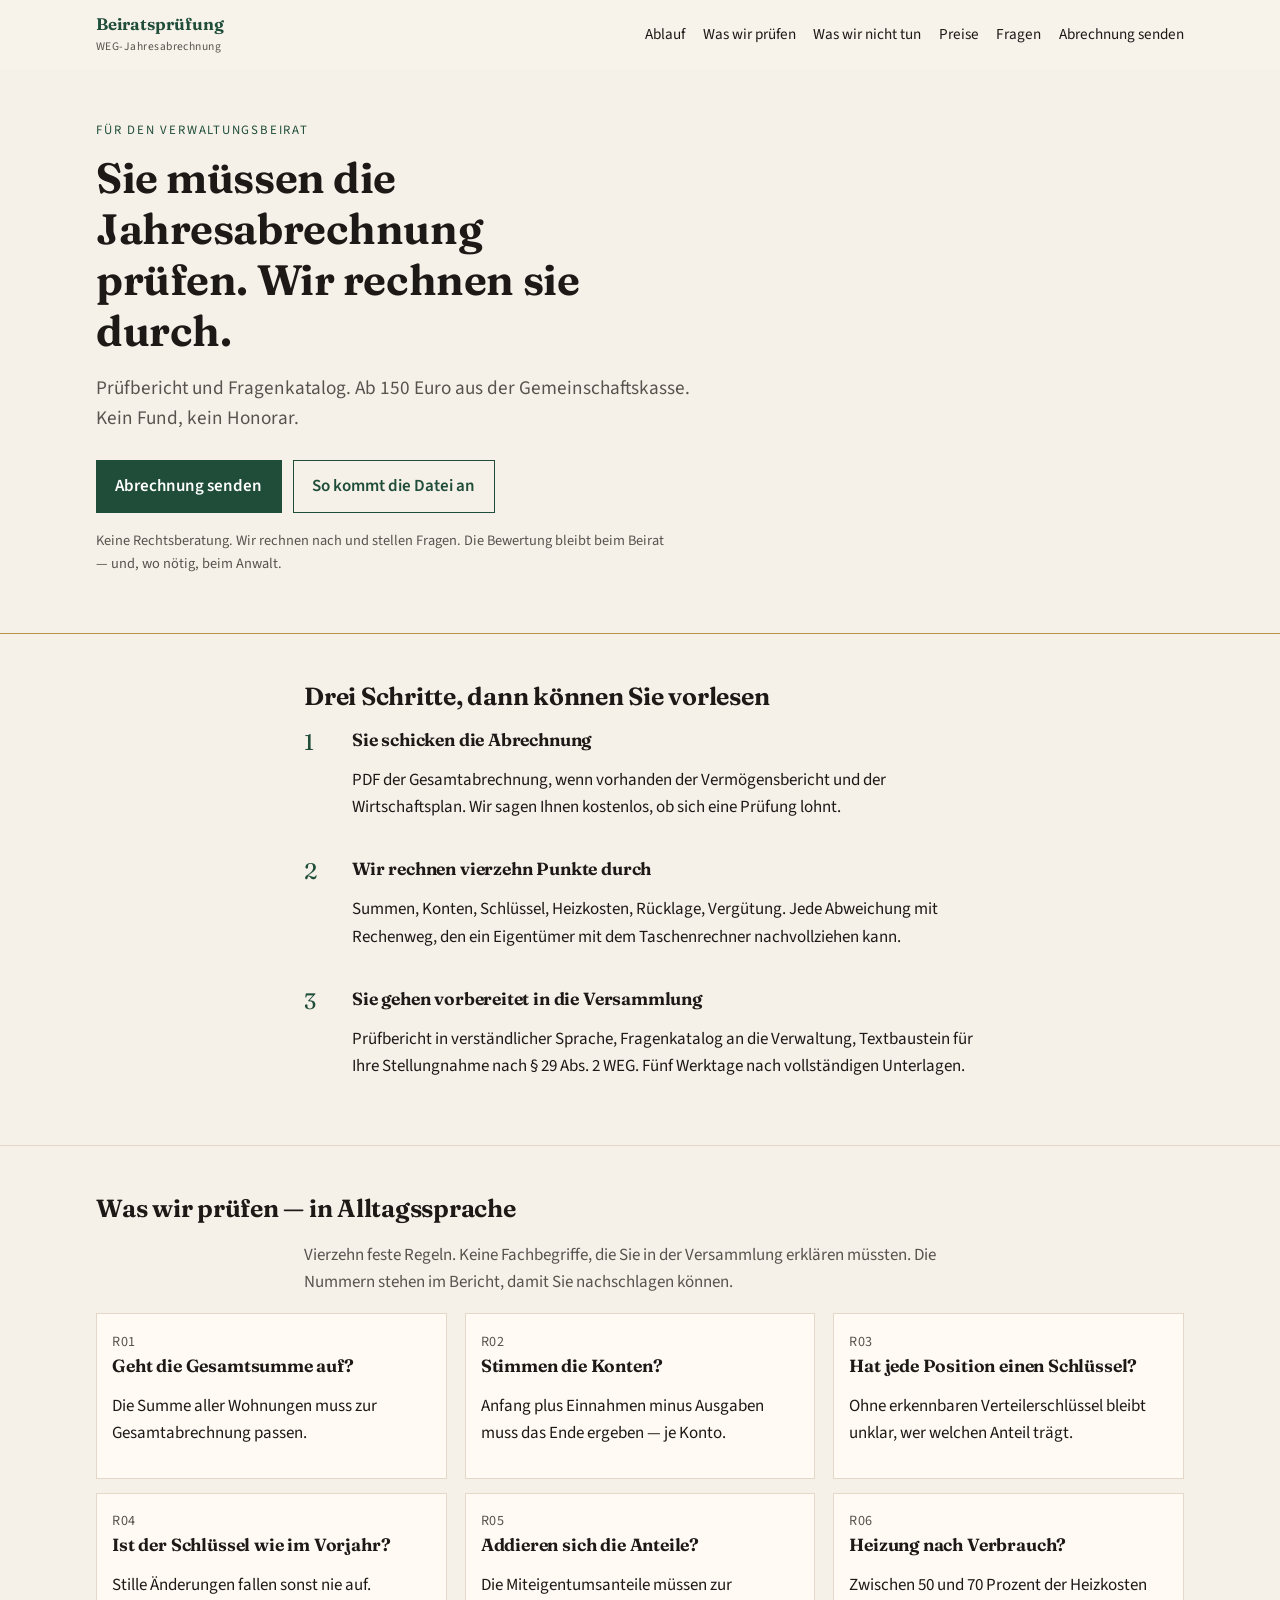
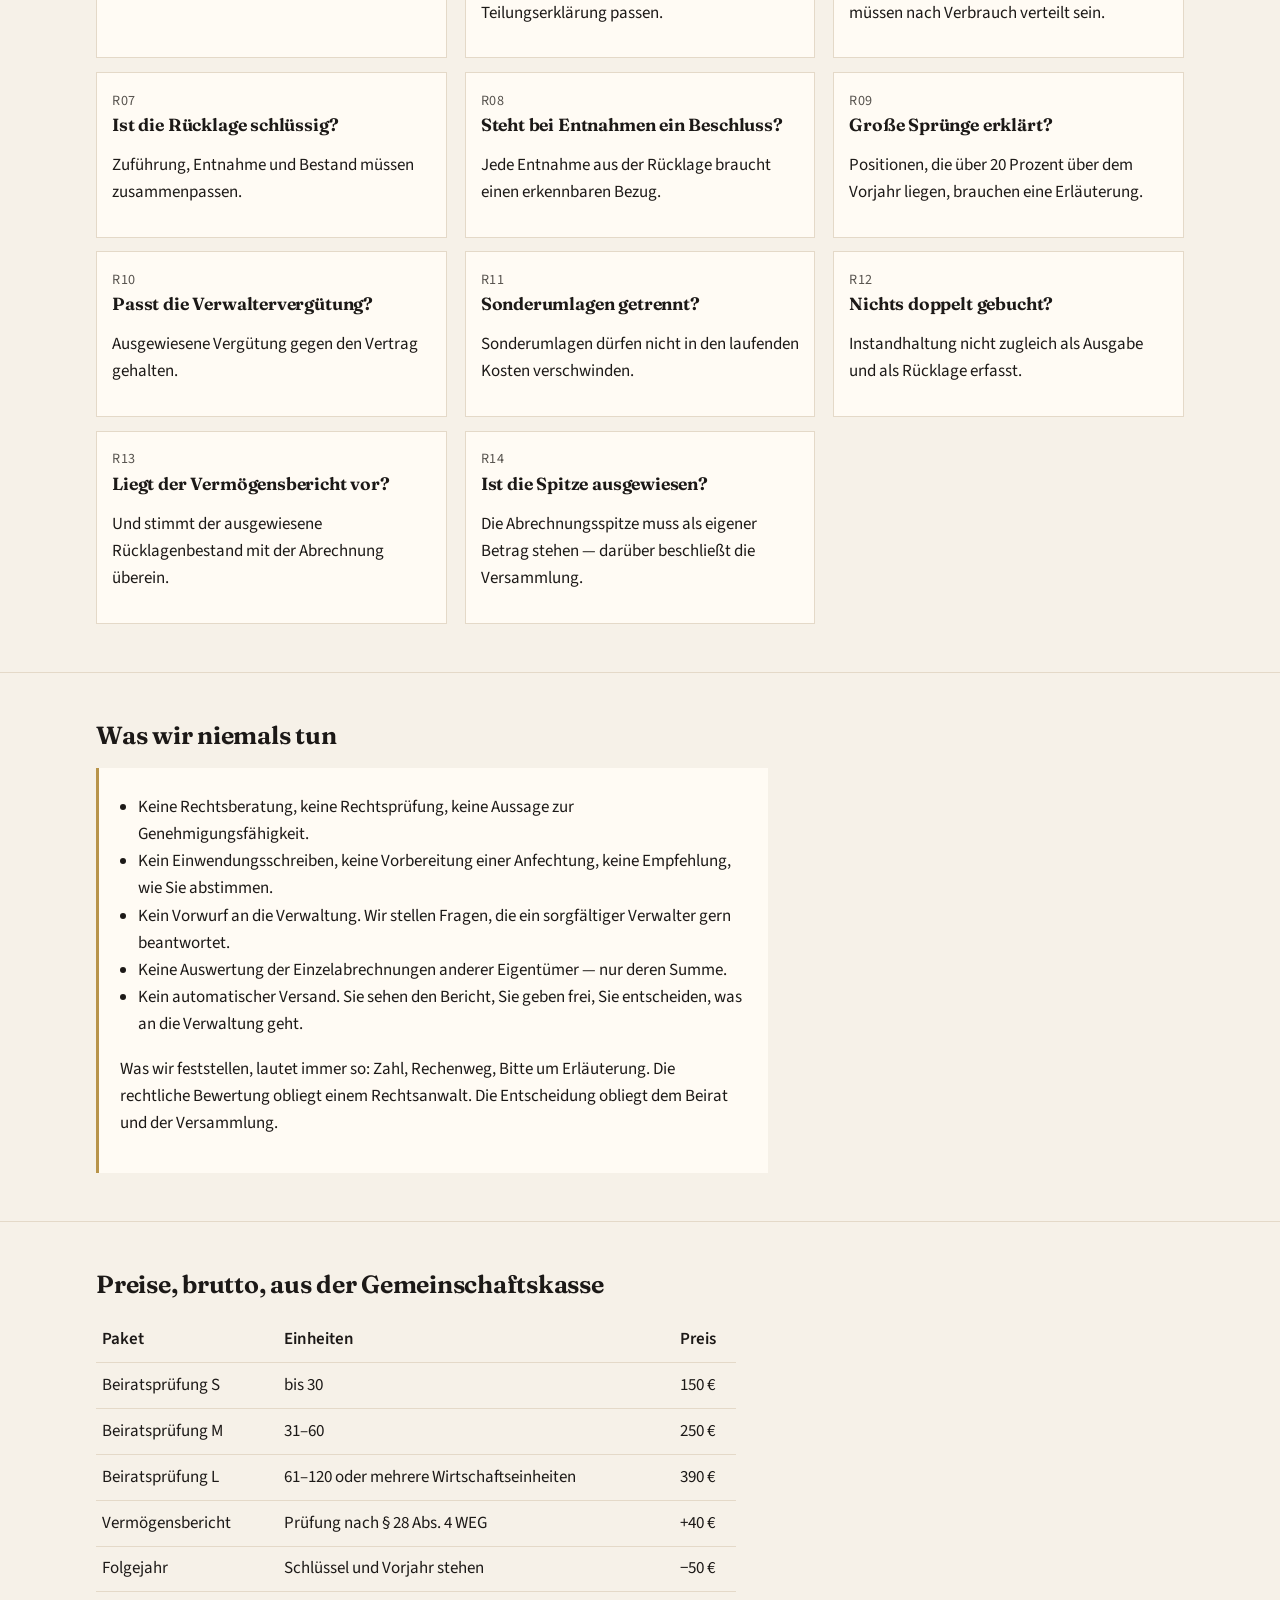
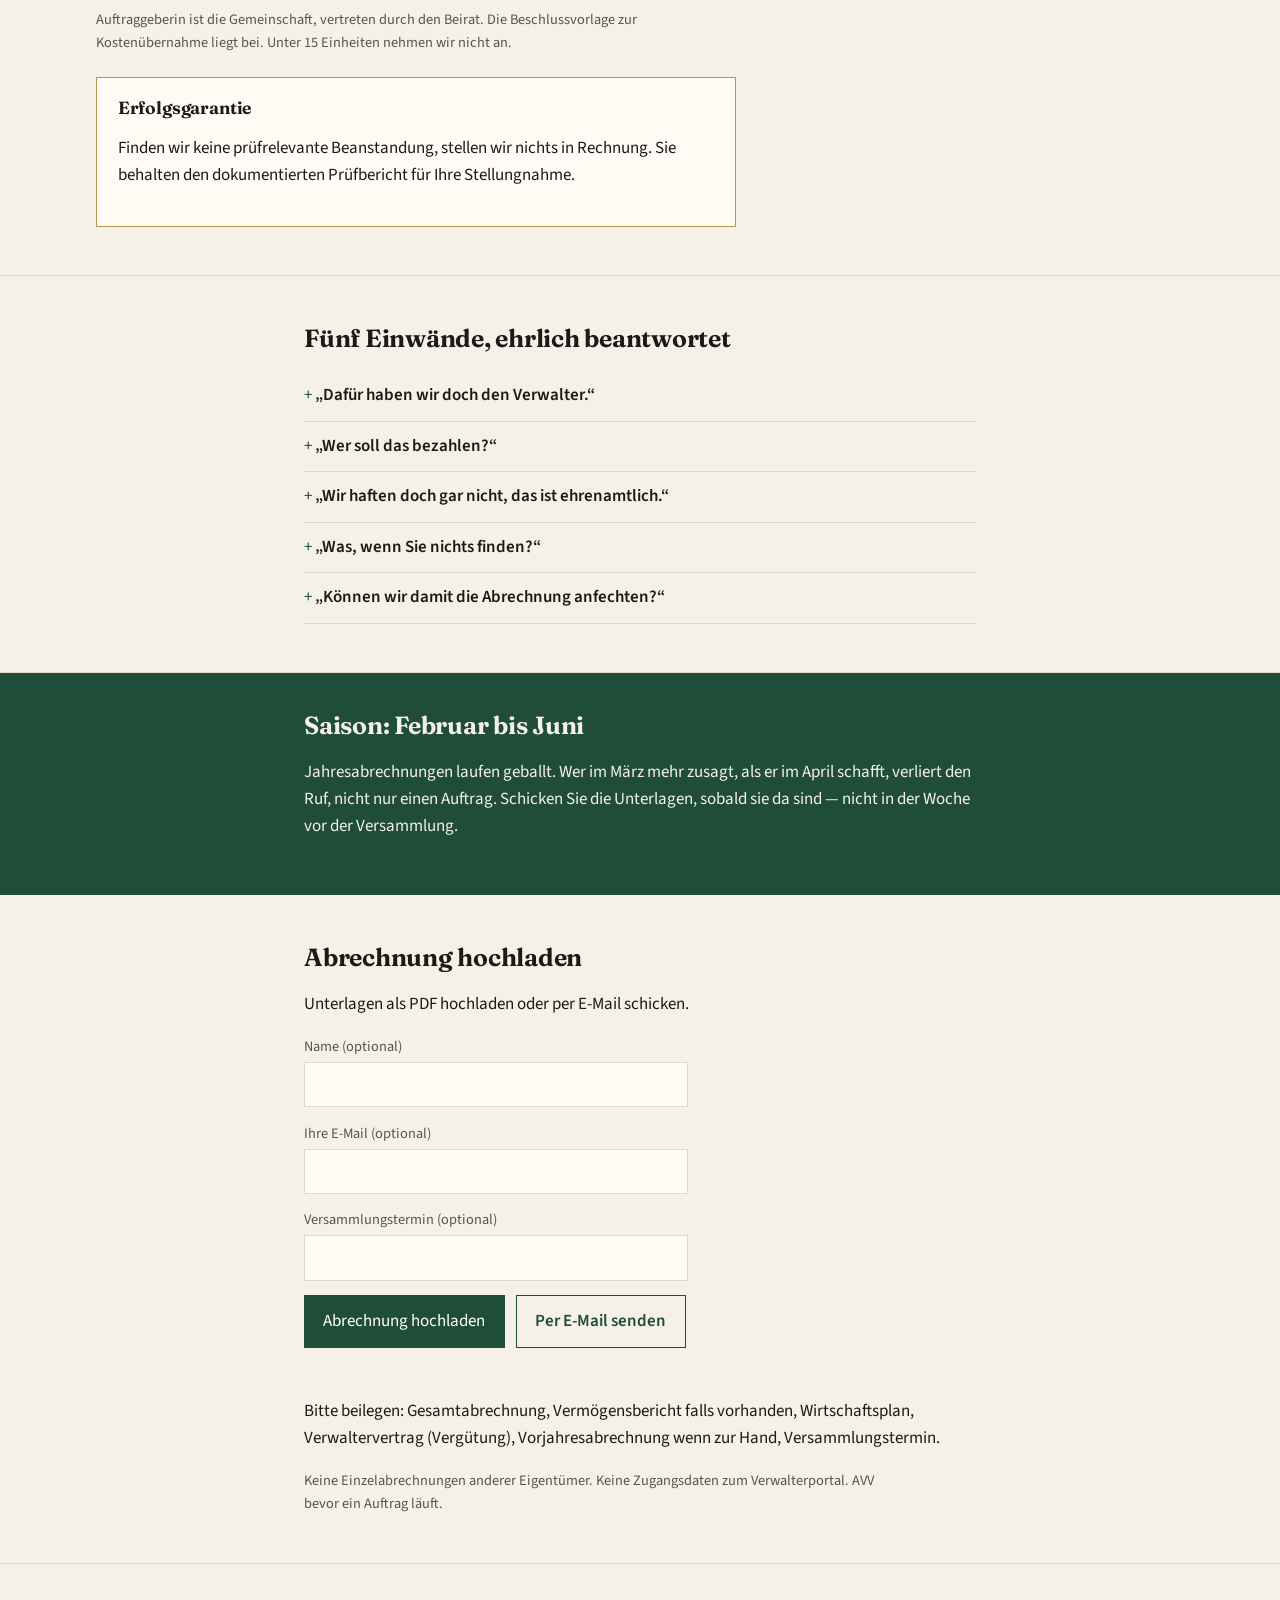
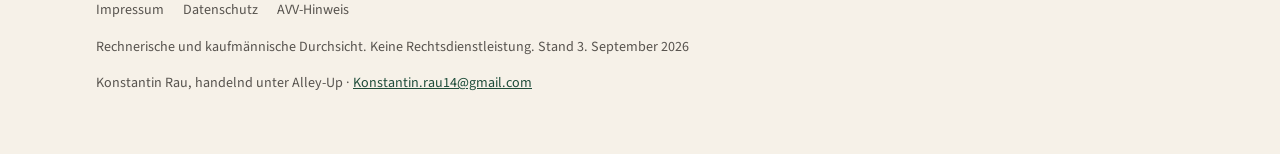
<file: index.html>
<!DOCTYPE html>
<html lang="de">
<head>
  <meta charset="utf-8">
  <meta name="viewport" content="width=device-width, initial-scale=1, viewport-fit=cover">
  <meta name="description" content="Rechnerische Prüfung der WEG-Jahresabrechnung für Verwaltungsbeiräte. Prüfbericht und Fragenkatalog. Ab 150 Euro aus der Gemeinschaftskasse. Kein Fund, kein Honorar.">
  <title>Beiratsprüfung der Jahresabrechnung — wir rechnen sie durch</title>
  <link rel="stylesheet" href="fonts.css">
  <style>
    :root {
      --paper: #F6F1E8;
      --ink: #1C1917;
      --forest: #1F4D3A;
      --forest-hover: #16382A;
      --gold: #B8944A;
      --muted: #57534E;
      --rule: #E4D9C8;
      --card: #FFFBF4;
      --focus: #1F4D3A;
      --max: 42rem;
      --wide: 68rem;
    }
    * { box-sizing: border-box; }
    html { scroll-behavior: smooth; }
    @media (prefers-reduced-motion: reduce) {
      html { scroll-behavior: auto; }
      * { animation: none !important; transition: none !important; }
    }
    body {
      margin: 0;
      background: var(--paper);
      color: var(--ink);
      font-family: "Source Sans 3", "Source Sans Pro", system-ui, sans-serif;
      font-size: 1.0625rem;
      line-height: 1.6;
    }
    h1, h2, h3 {
      font-family: Fraunces, "Source Serif 4", Georgia, serif;
      font-weight: 650;
      line-height: 1.2;
      letter-spacing: -0.01em;
    }
    a { color: var(--forest); }
    a:hover { text-decoration-thickness: 2px; }
    :focus-visible {
      outline: 2px solid var(--focus);
      outline-offset: 3px;
    }
    .skip {
      position: absolute;
      left: .75rem;
      top: -3rem;
      background: var(--forest);
      color: #fff;
      padding: .5rem .9rem;
      z-index: 100;
      text-decoration: none;
    }
    .skip:focus { top: .75rem; }
    html { overflow-x: clip; }
    .wrap {
      width: min(var(--wide), calc(100% - 2.5rem));
      margin-inline: auto;
    }
    .narrow,
    .wrap.narrow {
      width: min(var(--max), calc(100% - 2.5rem));
      margin-inline: auto;
    }
    header.site {
      position: sticky;
      top: 0;
      z-index: 40;
      background: color-mix(in srgb, var(--paper) 92%, white);
      backdrop-filter: blur(8px);
      border-bottom: 1px solid transparent;
    }
    header.site.is-stuck { border-bottom-color: var(--rule); }
    .bar {
      display: flex;
      align-items: center;
      justify-content: space-between;
      gap: 1rem;
      padding: .7rem 0;
    }
    .mark {
      font-family: Fraunces, Georgia, serif;
      font-weight: 650;
      color: var(--forest);
      text-decoration: none;
      font-size: 1.05rem;
    }
    .mark span { display: block; font-family: "Source Sans 3", sans-serif; font-weight: 400; font-size: .72rem; color: var(--muted); letter-spacing: .04em; }
    nav ul {
      display: flex;
      gap: 1.1rem;
      list-style: none;
      margin: 0;
      padding: 0;
      font-size: .95rem;
    }
    nav a { color: var(--ink); text-decoration: none; }
    nav a:hover { color: var(--forest); }
    .nav-toggle {
      display: none;
      background: none;
      border: 1px solid var(--ink);
      color: var(--ink);
      padding: .35rem .65rem;
      font: inherit;
      cursor: pointer;
    }
    .hero {
      padding: 3.2rem 0 3.6rem;
      border-bottom: 1px solid var(--gold);
    }
    .kicker {
      font-size: .8rem;
      letter-spacing: .14em;
      text-transform: uppercase;
      color: var(--forest);
      margin: 0 0 .8rem;
    }
    h1 { font-size: clamp(1.85rem, 4vw, 2.65rem); margin: 0 0 1rem; max-width: 18ch; }
    .lede { font-size: 1.2rem; color: var(--muted); max-width: 38rem; margin: 0 0 1.6rem; }
    .cta-row { display: flex; flex-wrap: wrap; gap: .7rem; align-items: center; }
    .btn {
      display: inline-block;
      background: var(--forest);
      color: #fff;
      text-decoration: none;
      padding: .75rem 1.15rem;
      font-weight: 600;
      border: 1px solid var(--forest);
    }
    .btn:hover { background: var(--forest-hover); }
    .btn.ghost {
      background: transparent;
      color: var(--forest);
    }
    button.btn {
      font: inherit;
      cursor: pointer;
      border: 1px solid var(--forest);
    }
    button.btn:disabled {
      opacity: .7;
      cursor: wait;
    }
    .file-visually-hidden {
      position: absolute;
      width: 1px;
      height: 1px;
      padding: 0;
      margin: -1px;
      overflow: hidden;
      clip: rect(0, 0, 0, 0);
      white-space: nowrap;
      border: 0;
    }
    #uploadform .field { margin: 0 0 .9rem; }
    #uploadform .field label {
      display: block;
      font-size: .9rem;
      color: var(--muted);
      margin-bottom: .25rem;
    }
    #uploadform .field input {
      width: 100%;
      max-width: 24rem;
      padding: .5rem .65rem;
      border: 1px solid var(--rule);
      background: var(--card);
      color: var(--ink);
      font: inherit;
    }
    #uploadform .filenames {
      font-size: .9rem;
      color: var(--muted);
      margin: .6rem 0 0;
    }
    #uploadform .status {
      font-size: .95rem;
      margin: .7rem 0 0;
      min-height: 1.4em;
    }
    .hint { font-size: .9rem; color: var(--muted); margin: 1rem 0 0; max-width: 36rem; }
    section { padding: 3rem 0; border-bottom: 1px solid var(--rule); }
    h2 { font-size: 1.55rem; margin: 0 0 1.1rem; }
    h3 { font-size: 1.1rem; margin: 0 0 .4rem; }
    ol.steps {
      list-style: none;
      padding: 0;
      margin: 0;
      display: grid;
      gap: 1.25rem;
    }
    ol.steps li { display: grid; grid-template-columns: 2.2rem 1fr; gap: .8rem; }
    .num {
      font-family: Fraunces, Georgia, serif;
      color: var(--forest);
      font-size: 1.4rem;
      line-height: 1.2;
    }
    .rules {
      display: grid;
      grid-template-columns: repeat(auto-fill, minmax(16.5rem, 1fr));
      gap: .85rem 1.1rem;
    }
    .rules article {
      background: var(--card);
      border: 1px solid var(--rule);
      padding: .85rem .95rem;
    }
    .rules small { color: var(--muted); letter-spacing: .04em; }
    .never {
      background: var(--card);
      border-left: 3px solid var(--gold);
      padding: 1.2rem 1.3rem;
      max-width: 42rem;
    }
    .never ul { margin: .4rem 0 0; padding-left: 1.15rem; }
    table.prices { width: min(40rem, 100%); border-collapse: collapse; }
    table.prices th, table.prices td {
      text-align: left;
      border-bottom: 1px solid var(--rule);
      padding: .55rem .35rem;
      vertical-align: top;
    }
    table.prices th { font-weight: 600; }
    .guarantee {
      border: 1px solid var(--gold);
      padding: 1.2rem 1.3rem;
      max-width: 40rem;
      background: var(--card);
    }
    details {
      border-bottom: 1px solid var(--rule);
      padding: .7rem 0;
    }
    summary {
      cursor: pointer;
      font-weight: 600;
      list-style: none;
    }
    summary::-webkit-details-marker { display: none; }
    summary::before { content: "+ "; color: var(--forest); font-weight: 400; }
    details[open] summary::before { content: "– "; }
    .season {
      background: var(--forest);
      color: #F6F1E8;
      padding: 2.4rem 0;
      border-bottom: 0;
    }
    .season a { color: #fff; }
    footer.site {
      padding: 2.2rem 0 2.8rem;
      font-size: .88rem;
      color: var(--muted);
    }
    footer.site nav { margin-bottom: .8rem; }
    footer.site nav a { margin-right: 1rem; color: var(--muted); }
    .placeholder {
      font-family: ui-monospace, monospace;
      font-size: .85em;
      background: #efe6d6;
      padding: .05em .3em;
    }
    @media (max-width: 760px) {
      .wrap,
      .narrow,
      .wrap.narrow {
        width: calc(100% - 2.5rem);
      }
      section { padding: 2.2rem 0; }
      .hero { padding: 2.1rem 0 2.3rem; }
      .nav-toggle { display: inline-block; }
      nav {
        display: none;
        position: absolute;
        left: 0; right: 0;
        background: var(--paper);
        border-bottom: 1px solid var(--rule);
        padding: .75rem 1.25rem 1.1rem;
      }
      nav.open { display: block; }
      nav ul { flex-direction: column; gap: .55rem; }
      h1 { max-width: none; }
      .cta-row .btn,
      #uploadform .btn {
        width: 100%;
        text-align: center;
      }
      #uploadform .field input { max-width: none; }
      table.prices {
        display: block;
        width: 100%;
        overflow-x: auto;
        -webkit-overflow-scrolling: touch;
      }
      .never, .guarantee { padding: 1rem 1.05rem; }
      footer.site { padding: 1.8rem 0 2.4rem; }
    }
  </style>
</head>
<body>
  <a class="skip" href="#inhalt">Zum Inhalt springen</a>
  <header class="site" id="kopf">
    <div class="wrap bar">
      <a class="mark" href="#oben">Beiratsprüfung<span>WEG-Jahresabrechnung</span></a>
      <button class="nav-toggle" type="button" aria-expanded="false" aria-controls="hauptnav" id="navbtn">Menü</button>
      <nav id="hauptnav" aria-label="Seitennavigation">
        <ul>
          <li><a href="#ablauf">Ablauf</a></li>
          <li><a href="#pruefung">Was wir prüfen</a></li>
          <li><a href="#grenze">Was wir nicht tun</a></li>
          <li><a href="#preise">Preise</a></li>
          <li><a href="#faq">Fragen</a></li>
          <li><a href="#upload">Abrechnung senden</a></li>
        </ul>
      </nav>
    </div>
  </header>

  <main id="inhalt">
    <section class="hero" id="oben">
      <div class="wrap">
        <p class="kicker">Für den Verwaltungsbeirat</p>
        <h1>Sie müssen die Jahresabrechnung prüfen. Wir rechnen sie durch.</h1>
        <p class="lede">Prüfbericht und Fragenkatalog. Ab 150&nbsp;Euro aus der Gemeinschaftskasse. Kein Fund, kein Honorar.</p>
        <div class="cta-row">
          <a class="btn" href="mailto:Konstantin.rau14@gmail.com?subject=Jahresabrechnung%20zur%20Einsch%C3%A4tzung&amp;body=Objekt%20%2F%20Adresse%3A%0AEinheiten%3A%0AWirtschaftsjahr%3A%0AVersammlungstermin%3A%0ABeiratsvorsitz%3A%0A%0ABitte%20die%20PDF%20der%20Gesamtabrechnung%20als%20Anhang%20beif%C3%BCgen.%20Keine%20Einzelabrechnungen%20Dritter%20n%C3%B6tig.">Abrechnung senden</a>
          <a class="btn ghost" href="#upload">So kommt die Datei an</a>
        </div>
        <p class="hint">Keine Rechtsberatung. Wir rechnen nach und stellen Fragen. Die Bewertung bleibt beim Beirat — und, wo nötig, beim Anwalt.</p>
      </div>
    </section>

    <section id="ablauf">
      <div class="wrap narrow">
        <h2>Drei Schritte, dann können Sie vorlesen</h2>
        <ol class="steps">
          <li>
            <span class="num" aria-hidden="true">1</span>
            <div>
              <h3>Sie schicken die Abrechnung</h3>
              <p>PDF der Gesamtabrechnung, wenn vorhanden der Vermögensbericht und der Wirtschaftsplan. Wir sagen Ihnen kostenlos, ob sich eine Prüfung lohnt.</p>
            </div>
          </li>
          <li>
            <span class="num" aria-hidden="true">2</span>
            <div>
              <h3>Wir rechnen vierzehn Punkte durch</h3>
              <p>Summen, Konten, Schlüssel, Heizkosten, Rücklage, Vergütung. Jede Abweichung mit Rechenweg, den ein Eigentümer mit dem Taschenrechner nachvollziehen kann.</p>
            </div>
          </li>
          <li>
            <span class="num" aria-hidden="true">3</span>
            <div>
              <h3>Sie gehen vorbereitet in die Versammlung</h3>
              <p>Prüfbericht in verständlicher Sprache, Fragenkatalog an die Verwaltung, Textbaustein für Ihre Stellungnahme nach §&nbsp;29 Abs.&nbsp;2 WEG. Fünf Werktage nach vollständigen Unterlagen.</p>
            </div>
          </li>
        </ol>
      </div>
    </section>

    <section id="pruefung">
      <div class="wrap">
        <h2>Was wir prüfen — in Alltagssprache</h2>
        <p class="narrow" style="margin-top:0;color:var(--muted)">Vierzehn feste Regeln. Keine Fachbegriffe, die Sie in der Versammlung erklären müssten. Die Nummern stehen im Bericht, damit Sie nachschlagen können.</p>
        <div class="rules">
          <article><small>R01</small><h3>Geht die Gesamtsumme auf?</h3><p>Die Summe aller Wohnungen muss zur Gesamtabrechnung passen.</p></article>
          <article><small>R02</small><h3>Stimmen die Konten?</h3><p>Anfang plus Einnahmen minus Ausgaben muss das Ende ergeben — je Konto.</p></article>
          <article><small>R03</small><h3>Hat jede Position einen Schlüssel?</h3><p>Ohne erkennbaren Verteilerschlüssel bleibt unklar, wer welchen Anteil trägt.</p></article>
          <article><small>R04</small><h3>Ist der Schlüssel wie im Vorjahr?</h3><p>Stille Änderungen fallen sonst nie auf.</p></article>
          <article><small>R05</small><h3>Addieren sich die Anteile?</h3><p>Die Miteigentumsanteile müssen zur Teilungserklärung passen.</p></article>
          <article><small>R06</small><h3>Heizung nach Verbrauch?</h3><p>Zwischen 50 und 70 Prozent der Heizkosten müssen nach Verbrauch verteilt sein.</p></article>
          <article><small>R07</small><h3>Ist die Rücklage schlüssig?</h3><p>Zuführung, Entnahme und Bestand müssen zusammenpassen.</p></article>
          <article><small>R08</small><h3>Steht bei Entnahmen ein Beschluss?</h3><p>Jede Entnahme aus der Rücklage braucht einen erkennbaren Bezug.</p></article>
          <article><small>R09</small><h3>Große Sprünge erklärt?</h3><p>Positionen, die über 20 Prozent über dem Vorjahr liegen, brauchen eine Erläuterung.</p></article>
          <article><small>R10</small><h3>Passt die Verwaltervergütung?</h3><p>Ausgewiesene Vergütung gegen den Vertrag gehalten.</p></article>
          <article><small>R11</small><h3>Sonderumlagen getrennt?</h3><p>Sonderumlagen dürfen nicht in den laufenden Kosten verschwinden.</p></article>
          <article><small>R12</small><h3>Nichts doppelt gebucht?</h3><p>Instandhaltung nicht zugleich als Ausgabe und als Rücklage erfasst.</p></article>
          <article><small>R13</small><h3>Liegt der Vermögensbericht vor?</h3><p>Und stimmt der ausgewiesene Rücklagenbestand mit der Abrechnung überein.</p></article>
          <article><small>R14</small><h3>Ist die Spitze ausgewiesen?</h3><p>Die Abrechnungsspitze muss als eigener Betrag stehen — darüber beschließt die Versammlung.</p></article>
        </div>
      </div>
    </section>

    <section id="grenze">
      <div class="wrap">
        <h2>Was wir niemals tun</h2>
        <div class="never">
          <ul>
            <li>Keine Rechtsberatung, keine Rechtsprüfung, keine Aussage zur Genehmigungsfähigkeit.</li>
            <li>Kein Einwendungsschreiben, keine Vorbereitung einer Anfechtung, keine Empfehlung, wie Sie abstimmen.</li>
            <li>Kein Vorwurf an die Verwaltung. Wir stellen Fragen, die ein sorgfältiger Verwalter gern beantwortet.</li>
            <li>Keine Auswertung der Einzelabrechnungen anderer Eigentümer — nur deren Summe.</li>
            <li>Kein automatischer Versand. Sie sehen den Bericht, Sie geben frei, Sie entscheiden, was an die Verwaltung geht.</li>
          </ul>
          <p>Was wir feststellen, lautet immer so: Zahl, Rechenweg, Bitte um Erläuterung. Die rechtliche Bewertung obliegt einem Rechtsanwalt. Die Entscheidung obliegt dem Beirat und der Versammlung.</p>
        </div>
      </div>
    </section>

    <section id="preise">
      <div class="wrap">
        <h2>Preise, brutto, aus der Gemeinschaftskasse</h2>
        <table class="prices">
          <thead>
            <tr><th>Paket</th><th>Einheiten</th><th>Preis</th></tr>
          </thead>
          <tbody>
            <tr><td>Beiratsprüfung S</td><td>bis 30</td><td>150&nbsp;€</td></tr>
            <tr><td>Beiratsprüfung M</td><td>31–60</td><td>250&nbsp;€</td></tr>
            <tr><td>Beiratsprüfung L</td><td>61–120 oder mehrere Wirtschaftseinheiten</td><td>390&nbsp;€</td></tr>
            <tr><td>Vermögensbericht</td><td>Prüfung nach §&nbsp;28 Abs.&nbsp;4 WEG</td><td>+40&nbsp;€</td></tr>
            <tr><td>Folgejahr</td><td>Schlüssel und Vorjahr stehen</td><td>−50&nbsp;€</td></tr>
          </tbody>
        </table>
        <p class="hint">Auftraggeberin ist die Gemeinschaft, vertreten durch den Beirat. Die Beschlussvorlage zur Kostenübernahme liegt bei. Unter 15 Einheiten nehmen wir nicht an.</p>
        <div class="guarantee" id="garantie" style="margin-top:1.4rem">
          <h3>Erfolgsgarantie</h3>
          <p>Finden wir keine prüfrelevante Beanstandung, stellen wir nichts in Rechnung. Sie behalten den dokumentierten Prüfbericht für Ihre Stellungnahme.</p>
        </div>
      </div>
    </section>

    <section id="faq">
      <div class="wrap narrow">
        <h2>Fünf Einwände, ehrlich beantwortet</h2>
        <details>
          <summary>„Dafür haben wir doch den Verwalter.“</summary>
          <p>Der Verwalter erstellt die Abrechnung. Er kann sie nicht selbst prüfen — genau deshalb schreibt das Gesetz die Prüfung durch den Beirat vor.</p>
        </details>
        <details>
          <summary>„Wer soll das bezahlen?“</summary>
          <p>Die Gemeinschaft. Die Beschlussvorlage liefern wir mit. Bei 30 Einheiten sind das rund 5&nbsp;Euro je Eigentümer.</p>
        </details>
        <details>
          <summary>„Wir haften doch gar nicht, das ist ehrenamtlich.“</summary>
          <p>Für einfache Fahrlässigkeit ist die Haftung gemildert. Für grobe nicht. Und „wir haben geprüft“, ohne geprüft zu haben, ist genau der Fall, über den dann gestritten wird. Die Pflicht zur Prüfung besteht unabhängig von der Haftung.</p>
        </details>
        <details>
          <summary>„Was, wenn Sie nichts finden?“</summary>
          <p>Dann zahlen Sie nichts. Und Sie haben eine dokumentierte Prüfung für Ihre Stellungnahme.</p>
        </details>
        <details>
          <summary>„Können wir damit die Abrechnung anfechten?“</summary>
          <p>Nein. Das ist Anwaltssache und ausdrücklich nicht unsere Leistung. Wir liefern die Zahlen, auf die ein Anwalt aufsetzen könnte.</p>
        </details>
      </div>
    </section>

    <section class="season" id="saison">
      <div class="wrap narrow">
        <h2 style="color:#F6F1E8">Saison: Februar bis Juni</h2>
        <p>Jahresabrechnungen laufen geballt. Wer im März mehr zusagt, als er im April schafft, verliert den Ruf, nicht nur einen Auftrag. Schicken Sie die Unterlagen, sobald sie da sind — nicht in der Woche vor der Versammlung.</p>
      </div>
    </section>

    <section id="upload">
      <div class="wrap narrow">
        <h2>Abrechnung hochladen</h2>
        <p>Unterlagen als PDF hochladen oder per E-Mail schicken.</p>
        <form id="uploadform" action="https://formsubmit.co/ajax/Konstantin.rau14@gmail.com" method="POST" enctype="multipart/form-data">
          <input type="hidden" name="_subject" value="Jahresabrechnung zur Einschätzung">
          <input type="hidden" name="_captcha" value="false">
          <input type="hidden" name="_template" value="table">
          <p class="field">
            <label for="up-name">Name (optional)</label>
            <input type="text" id="up-name" name="name" autocomplete="name">
          </p>
          <p class="field">
            <label for="up-email">Ihre E-Mail (optional)</label>
            <input type="email" id="up-email" name="email" autocomplete="email">
          </p>
          <p class="field">
            <label for="up-note">Versammlungstermin (optional)</label>
            <input type="text" id="up-note" name="note" autocomplete="off">
          </p>
          <input class="file-visually-hidden" type="file" id="abrechnung" name="abrechnung[]" accept="application/pdf" multiple required>
          <div class="cta-row">
            <button class="btn" type="button" id="uploadbtn">Abrechnung hochladen</button>
            <a class="btn ghost" href="mailto:Konstantin.rau14@gmail.com?subject=Jahresabrechnung%20zur%20Einsch%C3%A4tzung">Per E-Mail senden</a>
          </div>
          <p class="filenames" id="uploadfiles" hidden></p>
          <p class="status" id="uploadstatus" role="status" aria-live="polite"></p>
        </form>
        <p>Bitte beilegen: Gesamtabrechnung, Vermögensbericht falls vorhanden, Wirtschaftsplan, Verwaltervertrag (Vergütung), Vorjahresabrechnung wenn zur Hand, Versammlungstermin.</p>
        <p class="hint">Keine Einzelabrechnungen anderer Eigentümer. Keine Zugangsdaten zum Verwalterportal. AVV bevor ein Auftrag läuft.</p>
      </div>
    </section>
  </main>

  <footer class="site">
    <div class="wrap">
      <nav aria-label="Rechtliches">
        <a href="impressum.html">Impressum</a>
        <a href="datenschutz.html">Datenschutz</a>
        <a href="datenschutz.html#avv">AVV-Hinweis</a>
      </nav>
      <p>Rechnerische und kaufmännische Durchsicht. Keine Rechtsdienstleistung. Stand 3.&nbsp;September 2026</p>
      <p>Konstantin Rau, handelnd unter Alley-Up · <a href="mailto:Konstantin.rau14@gmail.com">Konstantin.rau14@gmail.com</a></p>
    </div>
  </footer>
  <script>
    (function () {
      var btn = document.getElementById("navbtn");
      var nav = document.getElementById("hauptnav");
      var head = document.getElementById("kopf");
      if (btn && nav) {
        btn.addEventListener("click", function () {
          var open = nav.classList.toggle("open");
          btn.setAttribute("aria-expanded", open ? "true" : "false");
        });
        nav.querySelectorAll("a").forEach(function (a) {
          a.addEventListener("click", function () {
            nav.classList.remove("open");
            btn.setAttribute("aria-expanded", "false");
          });
        });
      }
      if (head) {
        var onScroll = function () {
          head.classList.toggle("is-stuck", window.scrollY > 8);
        };
        window.addEventListener("scroll", onScroll, { passive: true });
        onScroll();
      }
    })();
    (function () {
      var form = document.getElementById("uploadform");
      var fileInput = document.getElementById("abrechnung");
      var uploadBtn = document.getElementById("uploadbtn");
      var statusEl = document.getElementById("uploadstatus");
      var filesEl = document.getElementById("uploadfiles");
      if (!form || !fileInput || !uploadBtn) return;
      function setStatus(msg) {
        if (statusEl) statusEl.textContent = msg || "";
      }
      function listNames(files) {
        if (!filesEl) return;
        var names = [];
        if (files && files.length) {
          for (var i = 0; i < files.length; i++) names.push(files[i].name);
        }
        filesEl.hidden = names.length === 0;
        filesEl.textContent = names.join(", ");
      }
      function send() {
        if (!fileInput.files || !fileInput.files.length) return;
        setStatus("Senden…");
        uploadBtn.disabled = true;
        var data = new FormData(form);
        fetch("https://formsubmit.co/ajax/Konstantin.rau14@gmail.com", {
          method: "POST",
          body: data,
          headers: { Accept: "application/json" }
        }).then(function (res) {
          return res.json().then(function (body) {
            return { ok: res.ok, body: body };
          }, function () {
            return { ok: res.ok, body: null };
          });
        }).then(function (result) {
          var success = result.body && (result.body.success === true || result.body.success === "true");
          if (success || (result.ok && result.body && result.body.success !== false && result.body.success !== "false")) {
            setStatus("Angekommen, wir schauen uns die Datei an.");
            form.reset();
            listNames([]);
          } else {
            setStatus("Fehler, bitte per E-Mail.");
          }
        }).catch(function () {
          setStatus("Fehler, bitte per E-Mail.");
        }).then(function () {
          uploadBtn.disabled = false;
        });
      }
      uploadBtn.addEventListener("click", function () {
        fileInput.click();
      });
      fileInput.addEventListener("change", function () {
        if (!fileInput.files || !fileInput.files.length) return;
        listNames(fileInput.files);
        send();
      });
      form.addEventListener("submit", function (e) {
        e.preventDefault();
        if (!fileInput.files || !fileInput.files.length) {
          fileInput.click();
          return;
        }
        send();
      });
    })();
  </script>
</body>
</html>
</file>
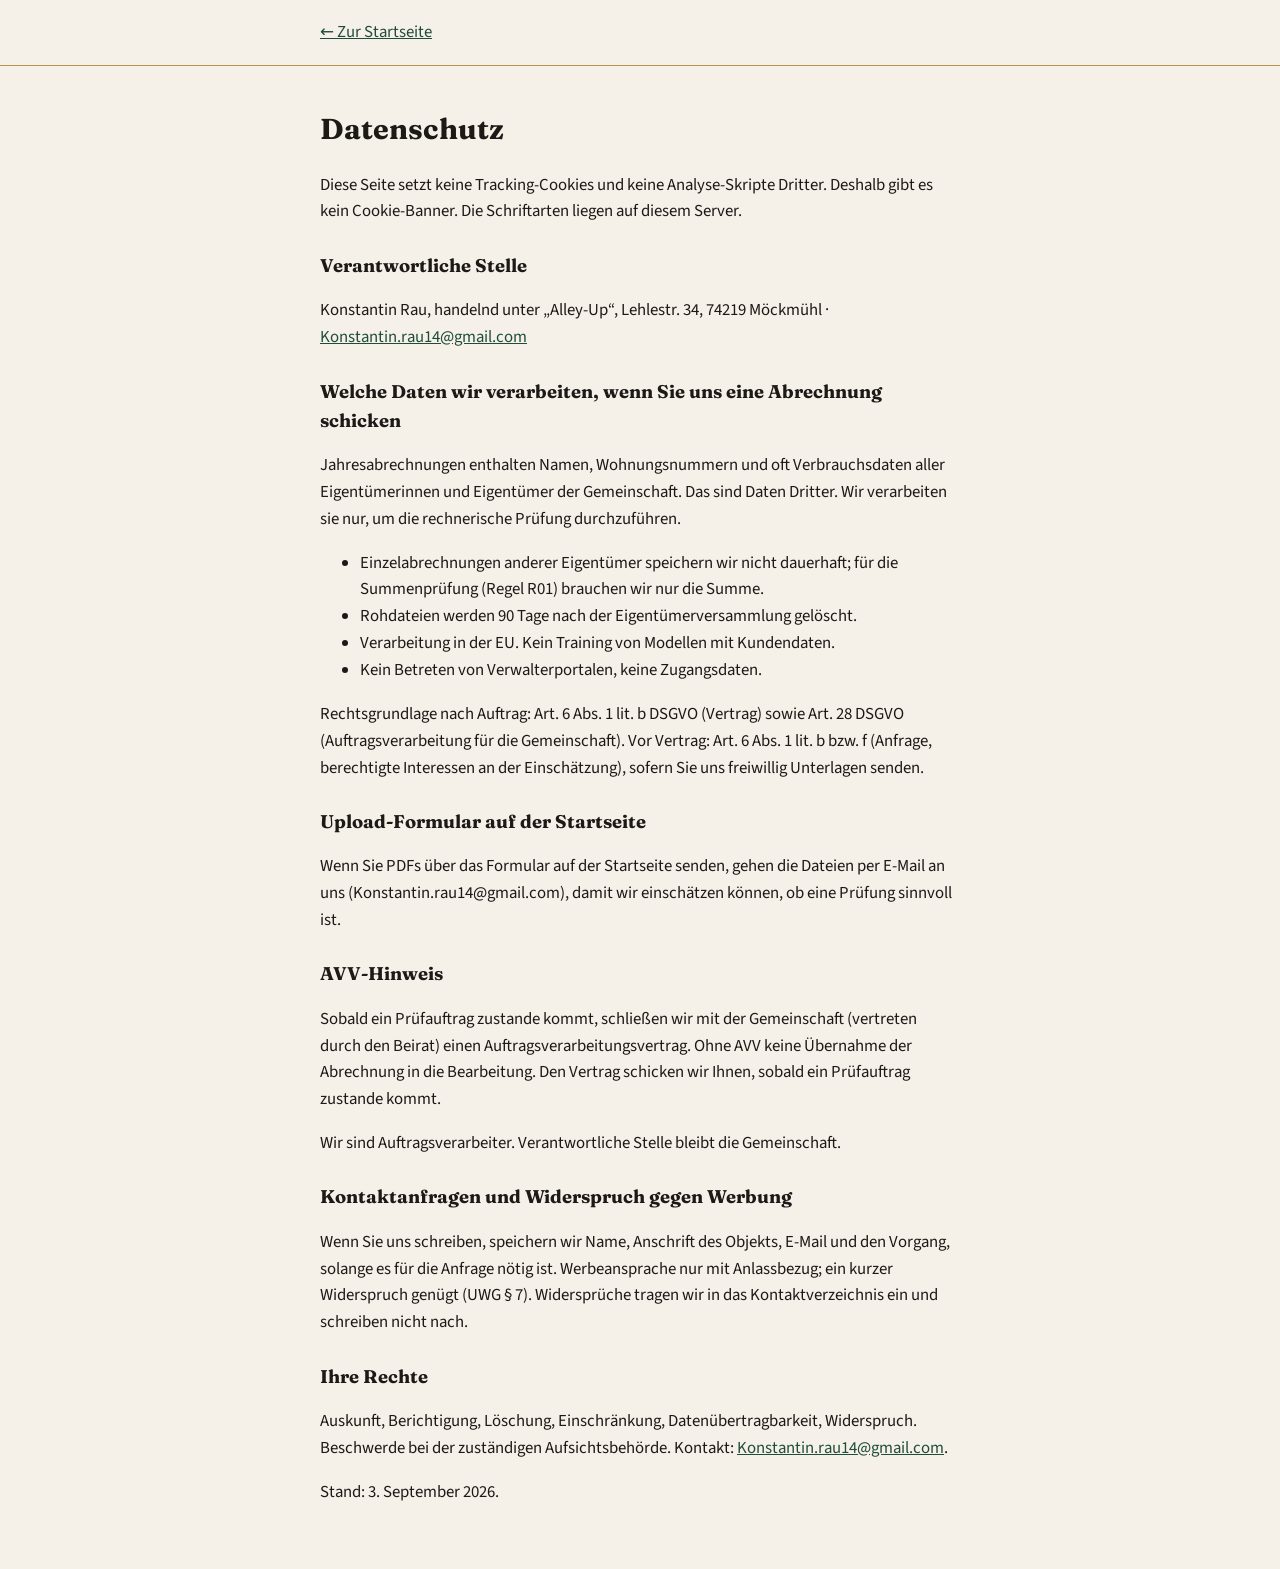
<file: datenschutz.html>
<!DOCTYPE html>
<html lang="de">
<head>
  <meta charset="utf-8">
  <meta name="viewport" content="width=device-width, initial-scale=1, viewport-fit=cover">
  <title>Datenschutz — Beiratsprüfung WEG-Jahresabrechnung</title>
  <link rel="stylesheet" href="fonts.css">
  <style>
    :root { --paper:#F6F1E8; --ink:#1C1917; --forest:#1F4D3A; --gold:#B8944A; --muted:#57534E; }
    body { margin:0; background:var(--paper); color:var(--ink); font:1.05rem/1.6 "Source Sans 3", system-ui, sans-serif; }
    h1,h2 { font-family:Fraunces, Georgia, serif; }
    h1 { font-size:1.8rem; }
    h2 { font-size:1.15rem; margin-top:1.6rem; }
    main { width:min(40rem, calc(100% - 2.5rem)); margin:2.5rem auto 4rem; padding-inline: env(safe-area-inset-left) env(safe-area-inset-right); }
    a { color:var(--forest); }
    :focus-visible { outline:2px solid var(--forest); outline-offset:3px; }
    .ph { font-family:ui-monospace, monospace; background:#efe6d6; padding:.05em .3em; }
    header { border-bottom:1px solid var(--gold); padding:1rem 0; }
  </style>
</head>
<body>
  <header>
    <main style="margin:0 auto;padding:.2rem 0">
      <a href="index.html">← Zur Startseite</a>
    </main>
  </header>
  <main id="datenschutz">
    <h1>Datenschutz</h1>
    <p>Diese Seite setzt keine Tracking-Cookies und keine Analyse-Skripte Dritter. Deshalb gibt es kein Cookie-Banner. Die Schriftarten liegen auf diesem Server.</p>

    <h2>Verantwortliche Stelle</h2>
    <p>Konstantin Rau, handelnd unter „Alley-Up“, Lehlestr. 34, 74219 Möckmühl · <a href="mailto:Konstantin.rau14@gmail.com">Konstantin.rau14@gmail.com</a></p>

    <h2>Welche Daten wir verarbeiten, wenn Sie uns eine Abrechnung schicken</h2>
    <p>Jahresabrechnungen enthalten Namen, Wohnungsnummern und oft Verbrauchsdaten aller Eigentümerinnen und Eigentümer der Gemeinschaft. Das sind Daten Dritter. Wir verarbeiten sie nur, um die rechnerische Prüfung durchzuführen.</p>
    <ul>
      <li>Einzelabrechnungen anderer Eigentümer speichern wir nicht dauerhaft; für die Summenprüfung (Regel R01) brauchen wir nur die Summe.</li>
      <li>Rohdateien werden 90 Tage nach der Eigentümerversammlung gelöscht.</li>
      <li>Verarbeitung in der EU. Kein Training von Modellen mit Kundendaten.</li>
      <li>Kein Betreten von Verwalterportalen, keine Zugangsdaten.</li>
    </ul>
    <p>Rechtsgrundlage nach Auftrag: Art. 6 Abs. 1 lit. b DSGVO (Vertrag) sowie Art. 28 DSGVO (Auftragsverarbeitung für die Gemeinschaft). Vor Vertrag: Art. 6 Abs. 1 lit. b bzw. f (Anfrage, berechtigte Interessen an der Einschätzung), sofern Sie uns freiwillig Unterlagen senden.</p>

    <h2>Upload-Formular auf der Startseite</h2>
    <p>Wenn Sie PDFs über das Formular auf der Startseite senden, gehen die Dateien per E-Mail an uns (Konstantin.rau14@gmail.com), damit wir einschätzen können, ob eine Prüfung sinnvoll ist.</p>

    <h2 id="avv">AVV-Hinweis</h2>
    <p>Sobald ein Prüfauftrag zustande kommt, schließen wir mit der Gemeinschaft (vertreten durch den Beirat) einen Auftragsverarbeitungsvertrag. Ohne AVV keine Übernahme der Abrechnung in die Bearbeitung. Den Vertrag schicken wir Ihnen, sobald ein Prüfauftrag zustande kommt.</p>
    <p>Wir sind Auftragsverarbeiter. Verantwortliche Stelle bleibt die Gemeinschaft.</p>

    <h2>Kontaktanfragen und Widerspruch gegen Werbung</h2>
    <p>Wenn Sie uns schreiben, speichern wir Name, Anschrift des Objekts, E-Mail und den Vorgang, solange es für die Anfrage nötig ist. Werbeansprache nur mit Anlassbezug; ein kurzer Widerspruch genügt (UWG § 7). Widersprüche tragen wir in das Kontaktverzeichnis ein und schreiben nicht nach.</p>

    <h2>Ihre Rechte</h2>
    <p>Auskunft, Berichtigung, Löschung, Einschränkung, Datenübertragbarkeit, Widerspruch. Beschwerde bei der zuständigen Aufsichtsbehörde. Kontakt: <a href="mailto:Konstantin.rau14@gmail.com">Konstantin.rau14@gmail.com</a>.</p>
    <p>Stand: 3. September 2026.</p>
  </main>
</body>
</html>
</file>
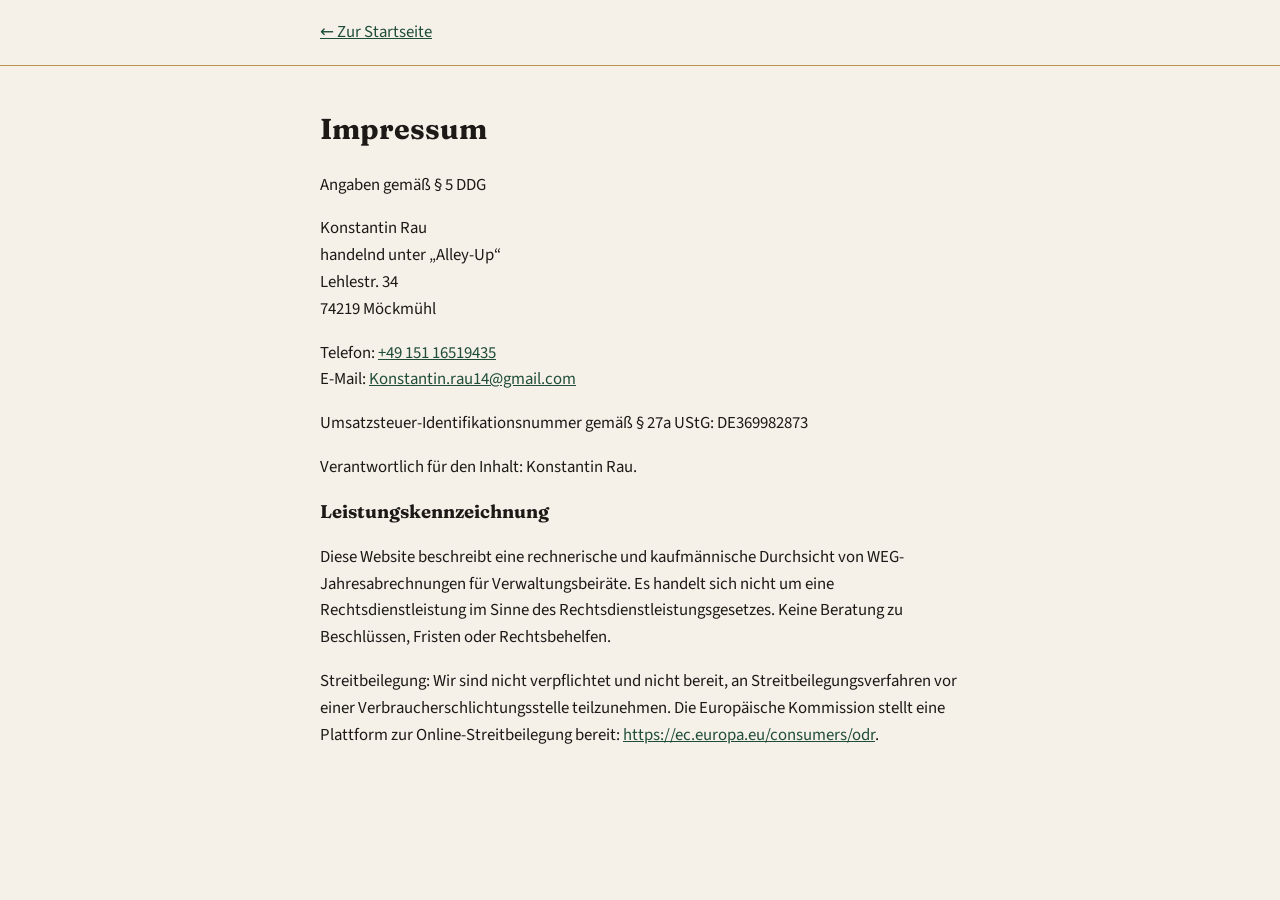
<file: impressum.html>
<!DOCTYPE html>
<html lang="de">
<head>
  <meta charset="utf-8">
  <meta name="viewport" content="width=device-width, initial-scale=1, viewport-fit=cover">
  <title>Impressum — Beiratsprüfung WEG-Jahresabrechnung</title>
  <link rel="stylesheet" href="fonts.css">
  <style>
    :root { --paper:#F6F1E8; --ink:#1C1917; --forest:#1F4D3A; --gold:#B8944A; --muted:#57534E; }
    body { margin:0; background:var(--paper); color:var(--ink); font:1.05rem/1.6 "Source Sans 3", system-ui, sans-serif; }
    h1 { font-family:Fraunces, Georgia, serif; font-size:1.8rem; }
    h2 { font-family:Fraunces, Georgia, serif; font-size:1.15rem; }
    main { width:min(40rem, calc(100% - 2.5rem)); margin:2.5rem auto 4rem; padding-inline: env(safe-area-inset-left) env(safe-area-inset-right); }
    a { color:var(--forest); }
    :focus-visible { outline:2px solid var(--forest); outline-offset:3px; }
    header { border-bottom:1px solid var(--gold); padding:1rem 0; }
    address { font-style:normal; }
  </style>
</head>
<body>
  <a href="index.html" style="position:absolute;left:.75rem;top:-3rem">Zur Startseite</a>
  <header>
    <main style="margin:0 auto;padding:.2rem 0">
      <a href="index.html">← Zur Startseite</a>
    </main>
  </header>
  <main id="impressum">
    <h1>Impressum</h1>
    <p>Angaben gemäß § 5 DDG</p>
    <address>
      Konstantin Rau<br>
      handelnd unter „Alley-Up“<br>
      Lehlestr. 34<br>
      74219 Möckmühl
    </address>
    <p>
      Telefon: <a href="tel:+4915116519435">+49 151 16519435</a><br>
      E-Mail: <a href="mailto:Konstantin.rau14@gmail.com">Konstantin.rau14@gmail.com</a>
    </p>
    <p>Umsatzsteuer-Identifikationsnummer gemäß § 27a UStG: DE369982873</p>
    <p>Verantwortlich für den Inhalt: Konstantin Rau.</p>
    <h2>Leistungskennzeichnung</h2>
    <p>Diese Website beschreibt eine rechnerische und kaufmännische Durchsicht von WEG-Jahresabrechnungen für Verwaltungsbeiräte. Es handelt sich nicht um eine Rechtsdienstleistung im Sinne des Rechtsdienstleistungsgesetzes. Keine Beratung zu Beschlüssen, Fristen oder Rechtsbehelfen.</p>
    <p>Streitbeilegung: Wir sind nicht verpflichtet und nicht bereit, an Streitbeilegungsverfahren vor einer Verbraucherschlichtungsstelle teilzunehmen. Die Europäische Kommission stellt eine Plattform zur Online-Streitbeilegung bereit: <a href="https://ec.europa.eu/consumers/odr" rel="noopener">https://ec.europa.eu/consumers/odr</a>.</p>
  </main>
</body>
</html>
</file>
<file: fonts.css>
/* Self-hosted SIL OFL 1.1 fonts. Latin subset. */
@font-face {
  font-family: "Source Sans 3";
  font-style: normal;
  font-weight: 400;
  font-display: swap;
  src: url("fonts/source-sans-3-latin-400-normal.woff2") format("woff2");
  unicode-range: U+0000-00FF, U+0131, U+0152-0153, U+02BB-02BC, U+02C6, U+02DA, U+02DC, U+0304, U+0308, U+0329, U+2000-206F, U+20AC, U+2122, U+2191, U+2193, U+2212, U+2215, U+FEFF, U+FFFD;
}
@font-face {
  font-family: "Source Sans 3";
  font-style: italic;
  font-weight: 400;
  font-display: swap;
  src: url("fonts/source-sans-3-latin-400-italic.woff2") format("woff2");
  unicode-range: U+0000-00FF, U+0131, U+0152-0153, U+02BB-02BC, U+02C6, U+02DA, U+02DC, U+0304, U+0308, U+0329, U+2000-206F, U+20AC, U+2122, U+2191, U+2193, U+2212, U+2215, U+FEFF, U+FFFD;
}
@font-face {
  font-family: "Source Sans 3";
  font-style: normal;
  font-weight: 600;
  font-display: swap;
  src: url("fonts/source-sans-3-latin-600-normal.woff2") format("woff2");
  unicode-range: U+0000-00FF, U+0131, U+0152-0153, U+02BB-02BC, U+02C6, U+02DA, U+02DC, U+0304, U+0308, U+0329, U+2000-206F, U+20AC, U+2122, U+2191, U+2193, U+2212, U+2215, U+FEFF, U+FFFD;
}
@font-face {
  font-family: "Fraunces";
  font-style: normal;
  font-weight: 100 900;
  font-display: swap;
  src: url("fonts/fraunces-latin-wght-normal.woff2") format("woff2");
  unicode-range: U+0000-00FF, U+0131, U+0152-0153, U+02BB-02BC, U+02C6, U+02DA, U+02DC, U+0304, U+0308, U+0329, U+2000-206F, U+20AC, U+2122, U+2191, U+2193, U+2212, U+2215, U+FEFF, U+FFFD;
}
</file>
